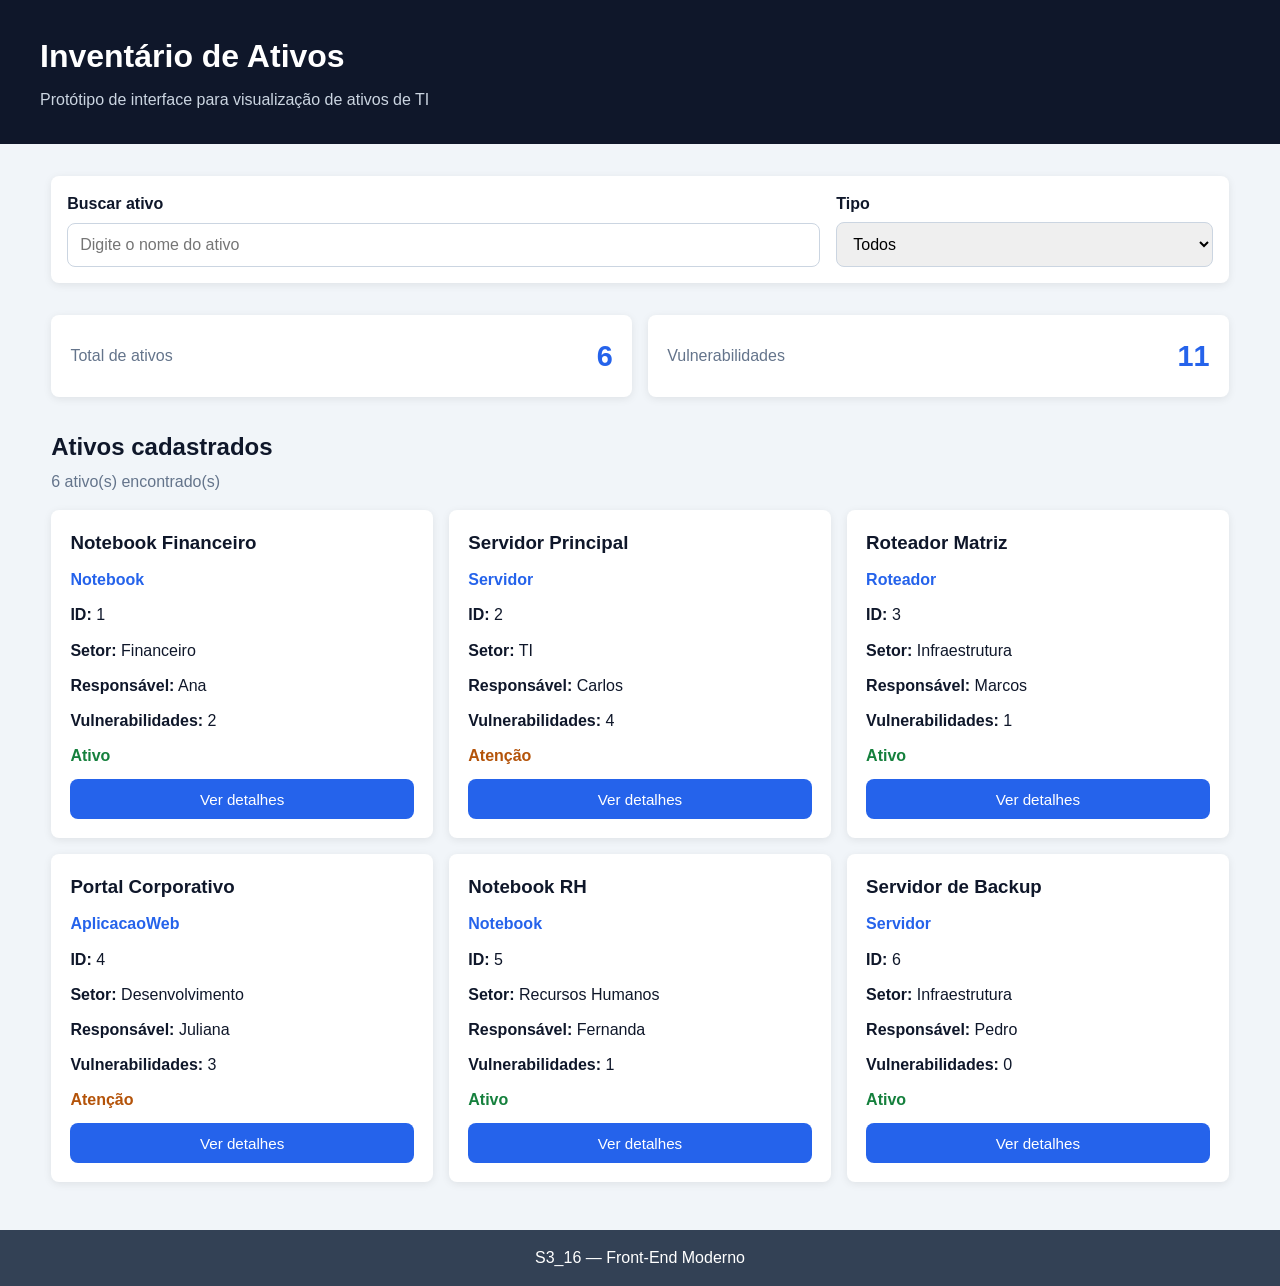
<file: card_16/index.html>
<!DOCTYPE html>
<html lang="pt-BR">
<head>
    <meta charset="UTF-8">

    <meta
        name="viewport"
        content="width=device-width, initial-scale=1.0"
    >

    <title>Inventário de Ativos</title>

    <link
        rel="stylesheet"
        href="style.css"
    >
</head>

<body>

    <header class="cabecalho">
        <div>
            <h1>Inventário de Ativos</h1>

            <p>
                Protótipo de interface para visualização
                de ativos de TI
            </p>
        </div>
    </header>

    <main class="container">

        <section class="painel-controles">

            <div class="campo">
                <label for="busca">
                    Buscar ativo
                </label>

                <input
                    type="text"
                    id="busca"
                    placeholder="Digite o nome do ativo"
                >
            </div>

            <div class="campo">
                <label for="filtro-tipo">
                    Tipo
                </label>

                <select id="filtro-tipo">
                    <option value="todos">
                        Todos
                    </option>

                    <option value="Notebook">
                        Notebook
                    </option>

                    <option value="Servidor">
                        Servidor
                    </option>

                    <option value="Roteador">
                        Roteador
                    </option>

                    <option value="AplicacaoWeb">
                        Aplicação Web
                    </option>
                </select>
            </div>

        </section>


        <section class="resumo">

            <div class="resumo-card">
                <span>Total de ativos</span>

                <strong id="total-ativos">
                    0
                </strong>
            </div>

            <div class="resumo-card">
                <span>Vulnerabilidades</span>

                <strong id="total-vulnerabilidades">
                    0
                </strong>
            </div>

        </section>


        <section>

            <div class="titulo-secao">
                <h2>Ativos cadastrados</h2>

                <span id="quantidade-exibida">
                    0 ativos encontrados
                </span>
            </div>

            <div
                id="lista-ativos"
                class="grid-ativos"
            ></div>

        </section>


        <section
            id="detalhes"
            class="detalhes oculto"
        >

            <h2>Detalhes do ativo</h2>

            <div id="conteudo-detalhes"></div>

        </section>

    </main>


    <footer class="rodape">
        <p>
            S3_16 — Front-End Moderno
        </p>
    </footer>


    <script src="script.js"></script>

</body>
</html>
</file>
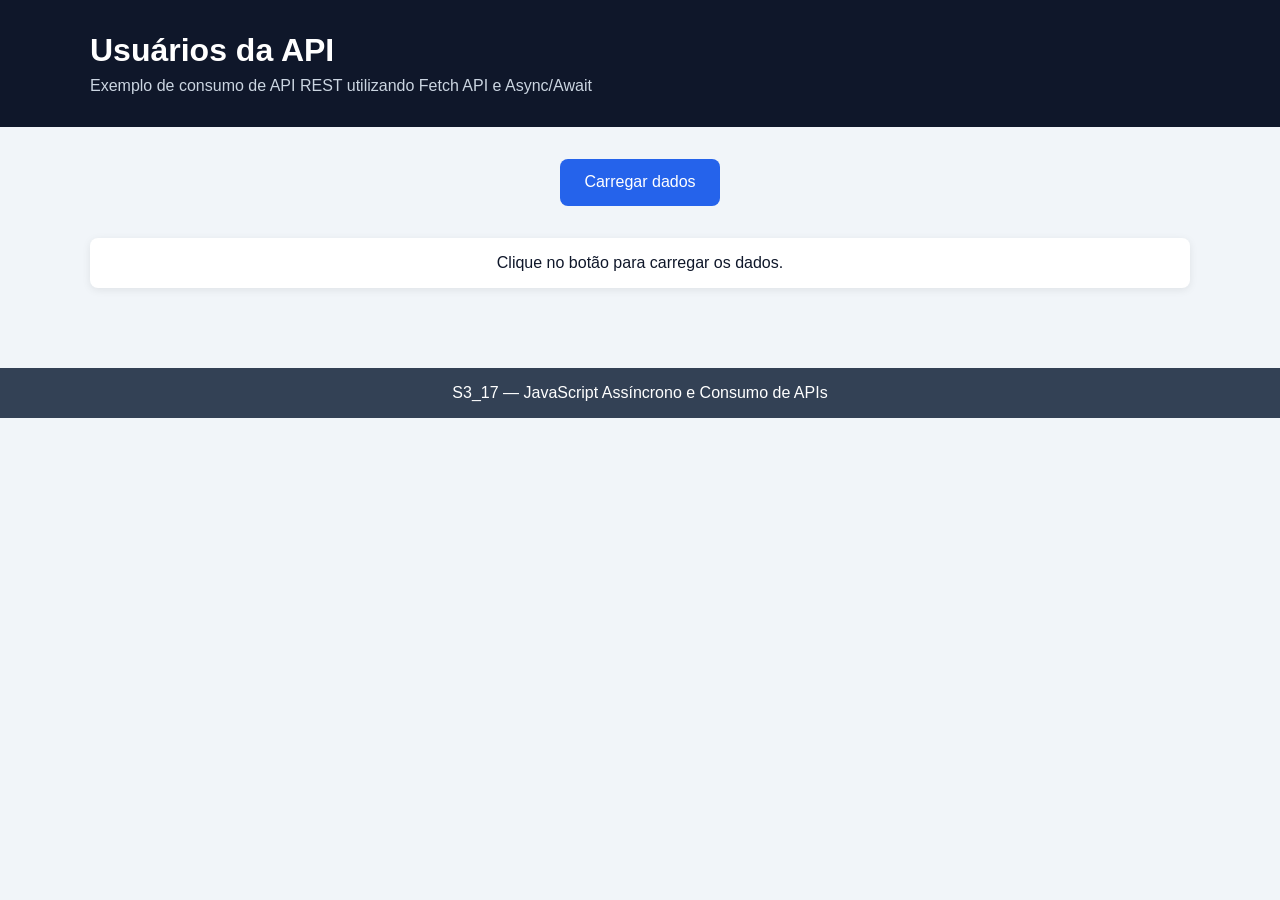
<file: card_17/index.html>
<!DOCTYPE html>
<html lang="pt-BR">
<head>
    <meta charset="UTF-8">

    <meta
        name="viewport"
        content="width=device-width, initial-scale=1.0"
    >

    <title>Consumo de API REST</title>

    <link
        rel="stylesheet"
        href="style.css"
    >
</head>

<body>

    <header class="cabecalho">
        <div>
            <h1>Usuários da API</h1>

            <p>
                Exemplo de consumo de API REST
                utilizando Fetch API e Async/Await
            </p>
        </div>
    </header>


    <main class="container">

        <section class="acoes">

            <button id="botao-carregar">
                Carregar dados
            </button>

        </section>


        <section
            id="mensagem"
            class="mensagem"
        >
            Clique no botão para carregar os dados.
        </section>


        <section>

            <div
                id="lista-dados"
                class="grid-dados"
            ></div>

        </section>

    </main>


    <footer class="rodape">
        <p>
            S3_17 — JavaScript Assíncrono
            e Consumo de APIs
        </p>
    </footer>


    <script src="script.js"></script>

</body>
</html>
</file>
<file: card_16/style.css>
/* =========================================
   VARIÁVEIS CSS
========================================= */

:root {
    --cor-fundo: #f1f5f9;
    --cor-superficie: #ffffff;
    --cor-principal: #0f172a;
    --cor-secundaria: #334155;
    --cor-destaque: #2563eb;
    --cor-borda: #cbd5e1;
    --cor-texto-claro: #64748b;

    --cor-ativo: #15803d;
    --cor-atencao: #b45309;

    --espacamento: 1rem;
    --raio: 8px;

    --sombra:
        0 2px 8px rgba(0, 0, 0, 0.08);
}


/* =========================================
   CONFIGURAÇÕES GERAIS
========================================= */

* {
    box-sizing: border-box;
    margin: 0;
    padding: 0;
}


body {
    font-family:
        Arial,
        Helvetica,
        sans-serif;

    background-color: var(--cor-fundo);
    color: var(--cor-principal);
    line-height: 1.5;
}


/* =========================================
   CABEÇALHO
========================================= */

.cabecalho {
    background-color: var(--cor-principal);
    color: white;
    padding: 2rem var(--espacamento);
}


.cabecalho div {
    max-width: 1200px;
    margin: auto;
}


.cabecalho p {
    margin-top: 0.5rem;
    color: #cbd5e1;
}


/* =========================================
   CONTAINER
========================================= */

.container {
    width: min(1200px, 92%);
    margin: 2rem auto;

    display: grid;
    gap: 2rem;
}


/* =========================================
   CONTROLES
========================================= */

.painel-controles {
    background-color: var(--cor-superficie);

    padding: 1rem;

    border-radius: var(--raio);

    box-shadow: var(--sombra);

    display: grid;
    gap: 1rem;
}


.campo {
    display: grid;
    gap: 0.4rem;
}


.campo label {
    font-weight: bold;
}


input,
select {
    width: 100%;

    padding: 0.75rem;

    border: 1px solid var(--cor-borda);
    border-radius: var(--raio);

    font-size: 1rem;
}


input:focus,
select:focus {
    outline: 2px solid var(--cor-destaque);
    border-color: transparent;
}


/* =========================================
   RESUMO
========================================= */

.resumo {
    display: grid;
    gap: 1rem;
}


.resumo-card {
    background-color: var(--cor-superficie);

    border-radius: var(--raio);

    padding: 1.2rem;

    box-shadow: var(--sombra);

    display: flex;
    justify-content: space-between;
    align-items: center;
}


.resumo-card span {
    color: var(--cor-texto-claro);
}


.resumo-card strong {
    font-size: 1.8rem;
    color: var(--cor-destaque);
}


/* =========================================
   LISTAGEM
========================================= */

.titulo-secao {
    margin-bottom: 1rem;

    display: flex;
    flex-direction: column;
    gap: 0.3rem;
}


.titulo-secao span {
    color: var(--cor-texto-claro);
}


.grid-ativos {
    display: grid;
    grid-template-columns: 1fr;
    gap: 1rem;
}


/* =========================================
   CARD DO ATIVO
========================================= */

.ativo-card {
    background-color: var(--cor-superficie);

    border-radius: var(--raio);

    padding: 1.2rem;

    box-shadow: var(--sombra);

    display: grid;
    gap: 0.7rem;
}


.ativo-card h3 {
    color: var(--cor-principal);
}


.tipo {
    color: var(--cor-destaque);
    font-weight: bold;
}


.status {
    font-weight: bold;
}


.status-ativo {
    color: var(--cor-ativo);
}


.status-atencao {
    color: var(--cor-atencao);
}


.botao-detalhes {
    border: none;

    background-color: var(--cor-destaque);
    color: white;

    padding: 0.7rem;

    border-radius: var(--raio);

    cursor: pointer;

    font-size: 0.95rem;
}


.botao-detalhes:hover {
    opacity: 0.9;
}


/* =========================================
   DETALHES
========================================= */

.detalhes {
    background-color: var(--cor-superficie);

    padding: 1.5rem;

    border-radius: var(--raio);

    box-shadow: var(--sombra);
}


.detalhes h2 {
    margin-bottom: 1rem;
}


.detalhes p {
    margin-bottom: 0.4rem;
}


.oculto {
    display: none;
}


/* =========================================
   MENSAGEM SEM RESULTADOS
========================================= */

.sem-resultados {
    background-color: var(--cor-superficie);

    padding: 2rem;

    text-align: center;

    border-radius: var(--raio);

    color: var(--cor-texto-claro);
}


/* =========================================
   RODAPÉ
========================================= */

.rodape {
    text-align: center;

    background-color: var(--cor-secundaria);

    color: white;

    padding: 1rem;

    margin-top: 3rem;
}


/* =========================================
   RESPONSIVIDADE

   A estrutura acima é Mobile First.

   A partir de 768px, o layout muda para
   aproveitar melhor telas maiores.
========================================= */

@media (min-width: 768px) {

    .painel-controles {
        grid-template-columns:
            2fr
            1fr;
    }


    .resumo {
        grid-template-columns:
            repeat(2, 1fr);
    }


    .grid-ativos {
        grid-template-columns:
            repeat(2, 1fr);
    }

}


@media (min-width: 1024px) {

    .grid-ativos {
        grid-template-columns:
            repeat(3, 1fr);
    }

}
</file>
<file: card_17/style.css>
:root {
    --cor-fundo: #f1f5f9;
    --cor-superficie: #ffffff;
    --cor-principal: #0f172a;
    --cor-secundaria: #334155;
    --cor-destaque: #2563eb;

    --cor-sucesso: #15803d;
    --cor-erro: #b91c1c;

    --cor-borda: #cbd5e1;

    --raio: 8px;

    --sombra:
        0 2px 8px rgba(0, 0, 0, 0.08);
}


* {
    box-sizing: border-box;
    margin: 0;
    padding: 0;
}


body {
    font-family:
        Arial,
        Helvetica,
        sans-serif;

    background-color: var(--cor-fundo);
    color: var(--cor-principal);
}


/* ==============================
   CABEÇALHO
============================== */

.cabecalho {
    background-color: var(--cor-principal);
    color: white;

    padding: 2rem 1rem;
}


.cabecalho div {
    max-width: 1100px;
    margin: auto;
}


.cabecalho p {
    margin-top: 0.5rem;
    color: var(--cor-borda);
}


/* ==============================
   CONTEÚDO
============================== */

.container {
    width: min(1100px, 92%);

    margin: 2rem auto;

    display: grid;
    gap: 2rem;
}


/* ==============================
   BOTÃO
============================== */

.acoes {
    display: flex;
    justify-content: center;
}


button {
    border: none;

    background-color: var(--cor-destaque);
    color: white;

    padding: 0.9rem 1.5rem;

    border-radius: var(--raio);

    cursor: pointer;

    font-size: 1rem;
}


button:hover {
    opacity: 0.9;
}


button:disabled {
    opacity: 0.5;
    cursor: not-allowed;
}


/* ==============================
   MENSAGENS
============================== */

.mensagem {
    background-color: var(--cor-superficie);

    padding: 1rem;

    border-radius: var(--raio);

    box-shadow: var(--sombra);

    text-align: center;
}


.sucesso {
    color: var(--cor-sucesso);
}


.erro {
    color: var(--cor-erro);
}


/* ==============================
   GRID
============================== */

.grid-dados {
    display: grid;

    grid-template-columns: 1fr;

    gap: 1rem;
}


/* ==============================
   CARDS
============================== */

.usuario-card {
    background-color: var(--cor-superficie);

    padding: 1.2rem;

    border-radius: var(--raio);

    box-shadow: var(--sombra);

    display: grid;

    gap: 0.6rem;
}


.usuario-card h2 {
    font-size: 1.2rem;

    color: var(--cor-destaque);
}


/* ==============================
   RODAPÉ
============================== */

.rodape {
    margin-top: 3rem;

    padding: 1rem;

    text-align: center;

    background-color: var(--cor-secundaria);
    color: white;
}


/* ==============================
   RESPONSIVIDADE
============================== */

@media (min-width: 700px) {

    .grid-dados {
        grid-template-columns:
            repeat(2, 1fr);
    }

}


@media (min-width: 1000px) {

    .grid-dados {
        grid-template-columns:
            repeat(3, 1fr);
    }

}
</file>
